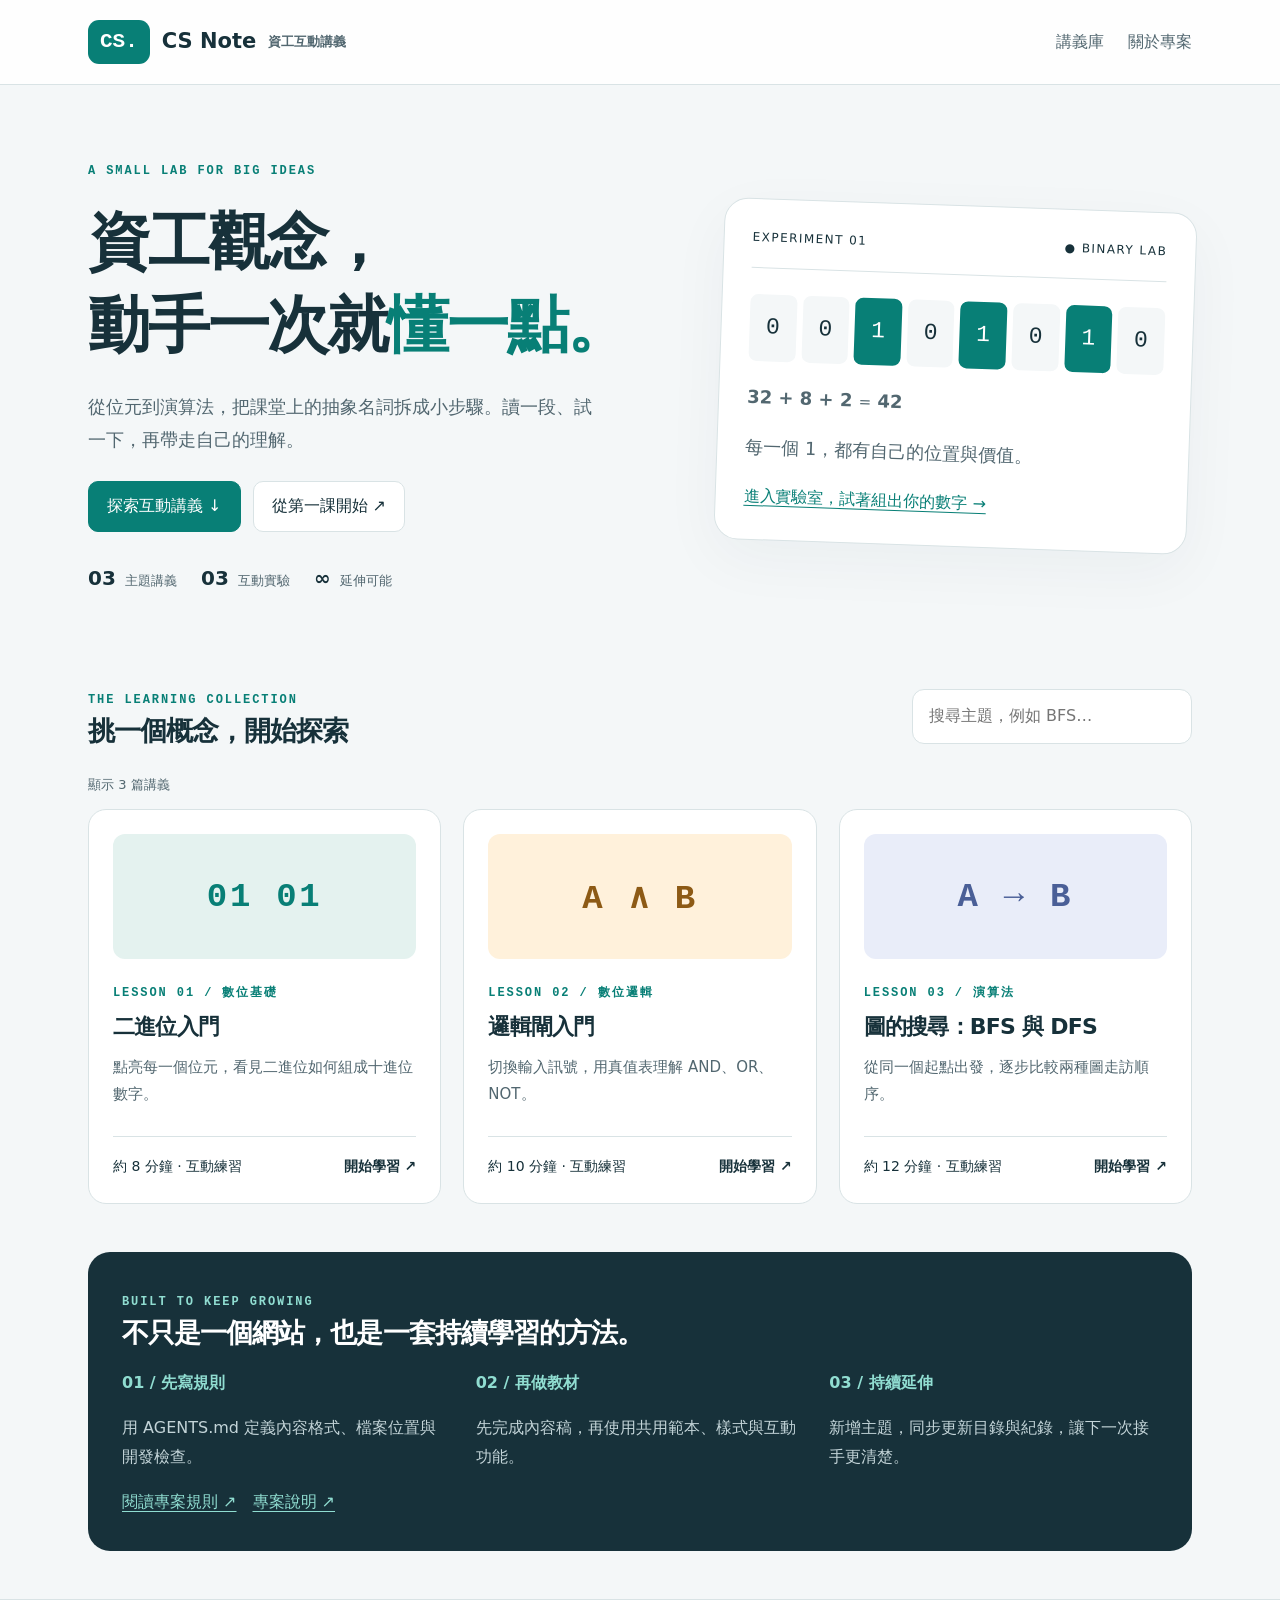
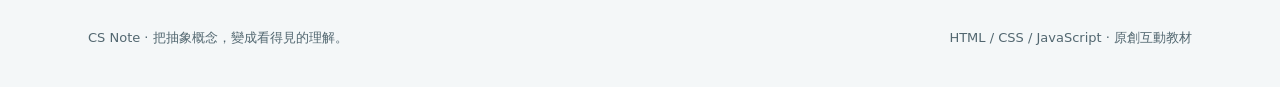
<file: index.html>
<!doctype html><html lang="zh-Hant"><head><meta charset="utf-8"><meta name="viewport" content="width=device-width, initial-scale=1"><meta name="description" content="CS Note 資工互動講義：二進位、邏輯閘、BFS 與 DFS。"><title>CS Note｜資工觀念互動講義庫</title><link rel="stylesheet" href="assets/css/style.css"><script src="assets/js/main.js" defer></script></head><body><a class="skip" href="#main">跳至主要內容</a><header><div class="wrap bar"><a class="brand" href="index.html"><span class="mark">CS.</span> CS Note <span class="small">資工互動講義</span></a><nav aria-label="主導覽"><a href="index.html#library">講義庫</a><a href="index.html#about">關於專案</a></nav></div></header><main id="main" class="wrap"><section class="hero"><div><span class="eyebrow">A SMALL LAB FOR BIG IDEAS</span><h1>資工觀念，<br>動手一次就<strong>懂一點。</strong></h1><p>從位元到演算法，把課堂上的抽象名詞拆成小步驟。讀一段、試一下，再帶走自己的理解。</p><div class="actions"><a class="button primary" href="#library">探索互動講義 ↓</a><a class="button" href="lessons/binary-basics/index.html">從第一課開始 ↗</a></div><div class="stats"><span><b>03</b> 主題講義</span><span><b>03</b> 互動實驗</span><span><b>∞</b> 延伸可能</span></div></div><div class="hero-demo"><div class="terminal-top"><span>EXPERIMENT 01</span><span>● BINARY LAB</span></div><div class="hero-bits" aria-label="二進位 00101010"><span>0</span><span>0</span><span class="one">1</span><span>0</span><span class="one">1</span><span>0</span><span class="one">1</span><span>0</span></div><p class="equation">32 + 8 + 2 <small>=</small> 42</p><p class="small">每一個 1，都有自己的位置與價值。</p><a href="lessons/binary-basics/index.html">進入實驗室，試著組出你的數字 →</a></div></section><section id="library"><div class="section-head"><div><span class="eyebrow">THE LEARNING COLLECTION</span><h2>挑一個概念，開始探索</h2></div><label><span class="sr-only">搜尋講義</span><input id="search" type="search" placeholder="搜尋主題，例如 BFS…"></label></div><p id="search-status" class="small" aria-live="polite">顯示 3 篇講義</p><div class="cards"><a class="card" href="lessons/binary-basics/index.html" data-search="binary bits 二進位 十進位 位元"><div class="card-art" aria-hidden="true">01 01</div><span class="eyebrow">LESSON 01 / 數位基礎</span><h3>二進位入門</h3><p>點亮每一個位元，看見二進位如何組成十進位數字。</p><div class="card-bottom"><span>約 8 分鐘 · 互動練習</span><b>開始學習 ↗</b></div></a><a class="card" href="lessons/logic-gates/index.html" data-search="logic gates 邏輯閘 AND OR NOT 真值表"><div class="card-art" aria-hidden="true">A ∧ B</div><span class="eyebrow">LESSON 02 / 數位邏輯</span><h3>邏輯閘入門</h3><p>切換輸入訊號，用真值表理解 AND、OR、NOT。</p><div class="card-bottom"><span>約 10 分鐘 · 互動練習</span><b>開始學習 ↗</b></div></a><a class="card" href="lessons/graph-search/index.html" data-search="graph search BFS DFS 圖 搜尋 演算法"><div class="card-art" aria-hidden="true">A → B</div><span class="eyebrow">LESSON 03 / 演算法</span><h3>圖的搜尋：BFS 與 DFS</h3><p>從同一個起點出發，逐步比較兩種圖走訪順序。</p><div class="card-bottom"><span>約 12 分鐘 · 互動練習</span><b>開始學習 ↗</b></div></a></div></section><section id="about" class="how"><span class="eyebrow" style="color:#90ddd1">BUILT TO KEEP GROWING</span><h2>不只是一個網站，也是一套持續學習的方法。</h2><div class="steps"><div><b>01 / 先寫規則</b><p>用 AGENTS.md 定義內容格式、檔案位置與開發檢查。</p></div><div><b>02 / 再做教材</b><p>先完成內容稿，再使用共用範本、樣式與互動功能。</p></div><div><b>03 / 持續延伸</b><p>新增主題，同步更新目錄與紀錄，讓下一次接手更清楚。</p></div></div><a href="AGENTS.md">閱讀專案規則 ↗</a>　<a href="README.md">專案說明 ↗</a></section></main><footer><div class="wrap footer-row"><span>CS Note · 把抽象概念，變成看得見的理解。</span><span>HTML / CSS / JavaScript · 原創互動教材</span></div></footer></body></html>
</file>
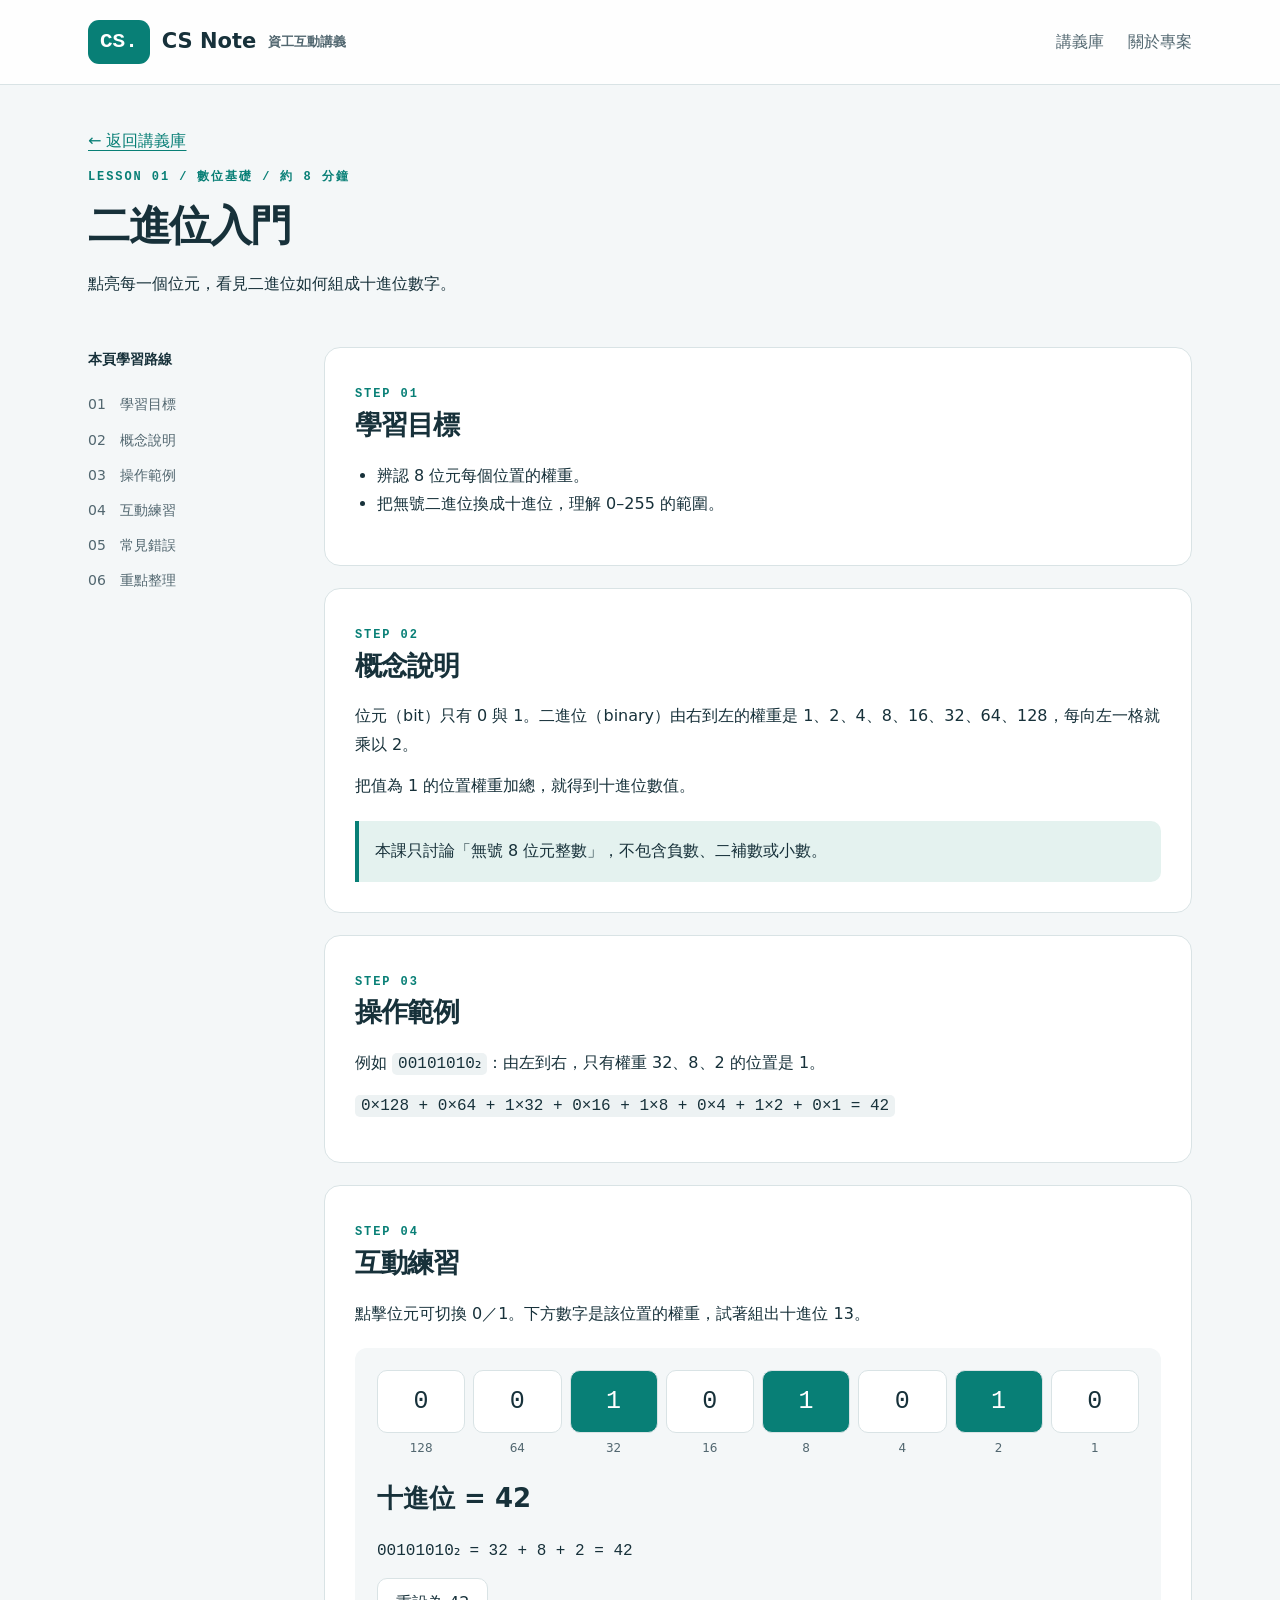
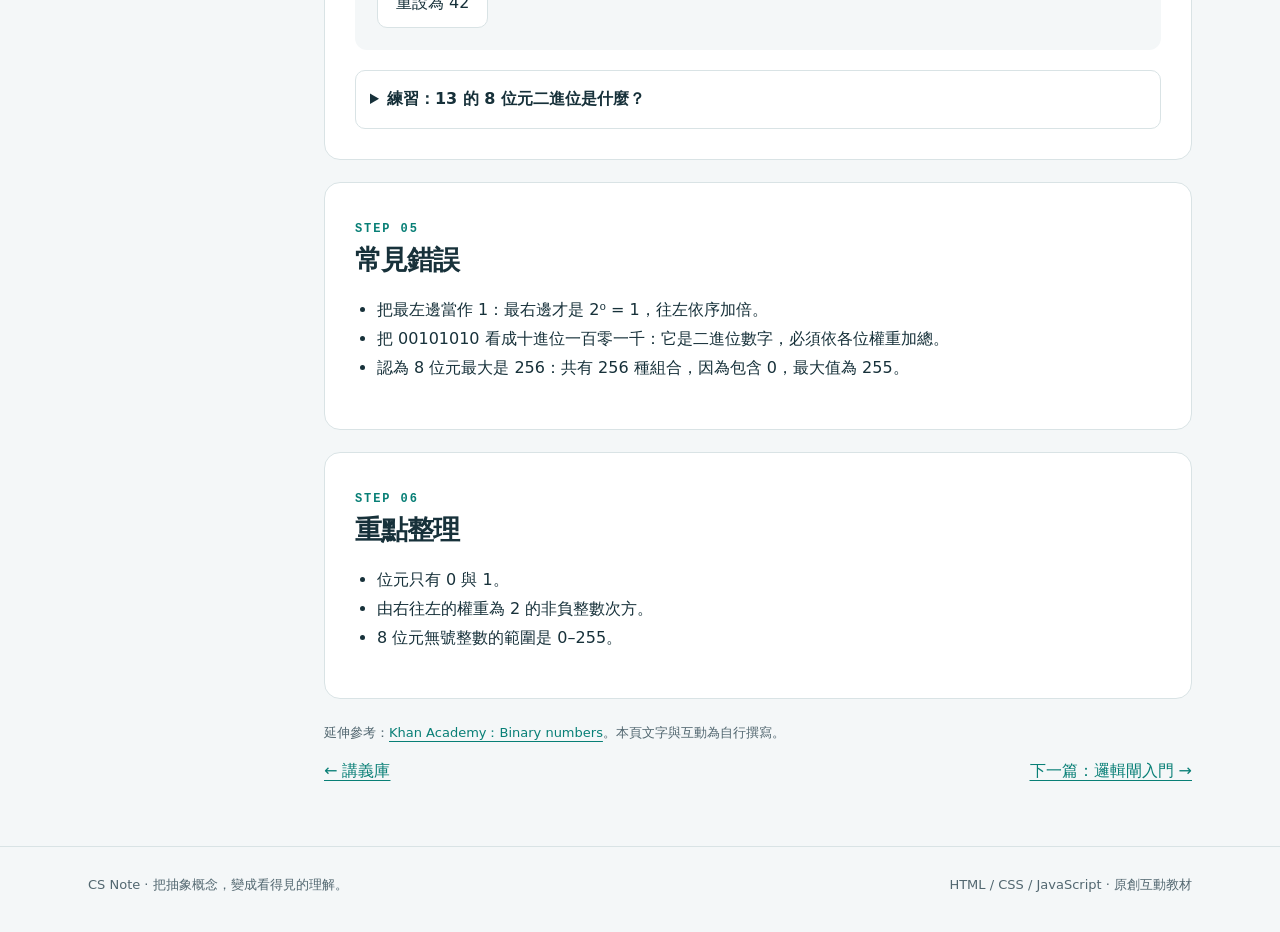
<file: lessons/binary-basics/index.html>
<!doctype html><html lang="zh-Hant"><head><meta charset="utf-8"><meta name="viewport" content="width=device-width, initial-scale=1"><meta name="description" content="點亮每一個位元，看見二進位如何組成十進位數字。"><title>二進位入門｜CS Note</title><link rel="stylesheet" href="../../assets/css/style.css"><script src="../../assets/js/core.js" defer></script><script src="demo.js" defer></script></head><body><a class="skip" href="#main">跳至主要內容</a><header><div class="wrap bar"><a class="brand" href="../../index.html"><span class="mark">CS.</span> CS Note <span class="small">資工互動講義</span></a><nav aria-label="主導覽"><a href="../../index.html#library">講義庫</a><a href="../../index.html#about">關於專案</a></nav></div></header><main id="main" class="wrap"><div class="lesson-head"><a href="../../index.html#library">← 返回講義庫</a><p class="eyebrow">LESSON 01 / 數位基礎 / 約 8 分鐘</p><h1>二進位入門</h1><p>點亮每一個位元，看見二進位如何組成十進位數字。</p></div><div class="lesson-layout"><aside class="toc" aria-label="本頁目錄"><b>本頁學習路線</b><a href="#goals">01　學習目標</a><a href="#concept">02　概念說明</a><a href="#example">03　操作範例</a><a href="#practice">04　互動練習</a><a href="#mistakes">05　常見錯誤</a><a href="#summary">06　重點整理</a></aside><article class="article"><section id="goals"><span class="eyebrow">STEP 01</span><h2>學習目標</h2><ul><li>辨認 8 位元每個位置的權重。</li><li>把無號二進位換成十進位，理解 0–255 的範圍。</li></ul></section><section id="concept"><span class="eyebrow">STEP 02</span><h2>概念說明</h2><p>位元（bit）只有 0 與 1。二進位（binary）由右到左的權重是 1、2、4、8、16、32、64、128，每向左一格就乘以 2。</p><p>把值為 1 的位置權重加總，就得到十進位數值。</p><div class="note">本課只討論「無號 8 位元整數」，不包含負數、二補數或小數。</div></section><section id="example"><span class="eyebrow">STEP 03</span><h2>操作範例</h2><p>例如 <code>00101010₂</code>：由左到右，只有權重 32、8、2 的位置是 1。</p><p><code>0×128 + 0×64 + 1×32 + 0×16 + 1×8 + 0×4 + 1×2 + 0×1 = 42</code></p></section><section id="practice"><span class="eyebrow">STEP 04</span><h2>互動練習</h2><p>點擊位元可切換 0／1。下方數字是該位置的權重，試著組出十進位 13。</p><div class="demo"><div id="bits" class="bits"></div><div class="result" id="value" aria-live="polite"></div><p id="formula" class="formula"></p><button id="reset" type="button">重設為 42</button></div><details><summary>練習：13 的 8 位元二進位是什麼？</summary><p>00001101。因為 13 = 8 + 4 + 1，所以將這三個位置設為 1，其餘設為 0。</p></details></section><section id="mistakes"><span class="eyebrow">STEP 05</span><h2>常見錯誤</h2><ul><li>把最左邊當作 1：最右邊才是 2⁰ = 1，往左依序加倍。</li><li>把 00101010 看成十進位一百零一千：它是二進位數字，必須依各位權重加總。</li><li>認為 8 位元最大是 256：共有 256 種組合，因為包含 0，最大值為 255。</li></ul></section><section id="summary"><span class="eyebrow">STEP 06</span><h2>重點整理</h2><ul><li>位元只有 0 與 1。</li><li>由右往左的權重為 2 的非負整數次方。</li><li>8 位元無號整數的範圍是 0–255。</li></ul></section><p class="small">延伸參考：<a href="https://www.khanacademy.org/computing/computer-science/cryptography/comp-number-theory/a/binary-numbers">Khan Academy：Binary numbers</a>。本頁文字與互動為自行撰寫。</p><div class="backnext"><a href="../../index.html">← 講義庫</a><a href="../logic-gates/index.html">下一篇：邏輯閘入門 →</a></div></article></div></main><footer><div class="wrap footer-row"><span>CS Note · 把抽象概念，變成看得見的理解。</span><span>HTML / CSS / JavaScript · 原創互動教材</span></div></footer></body></html>
</file>
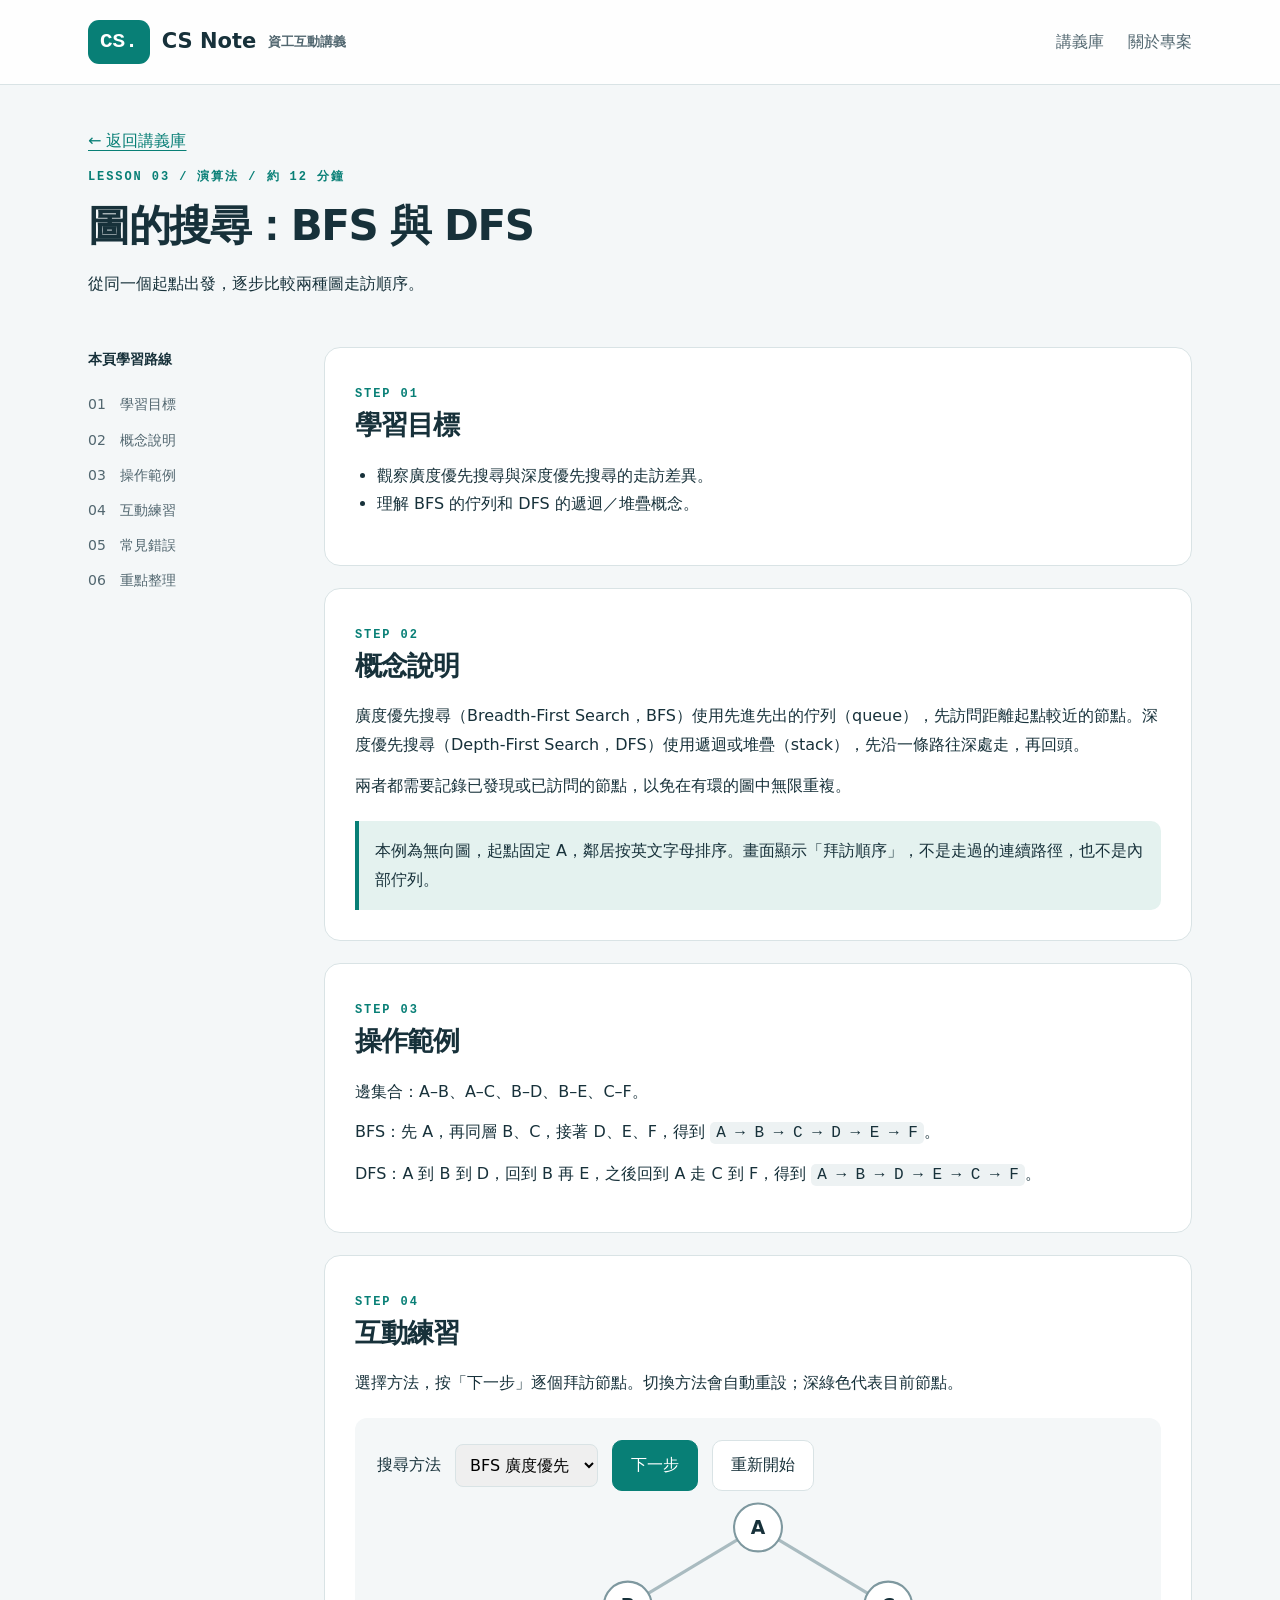
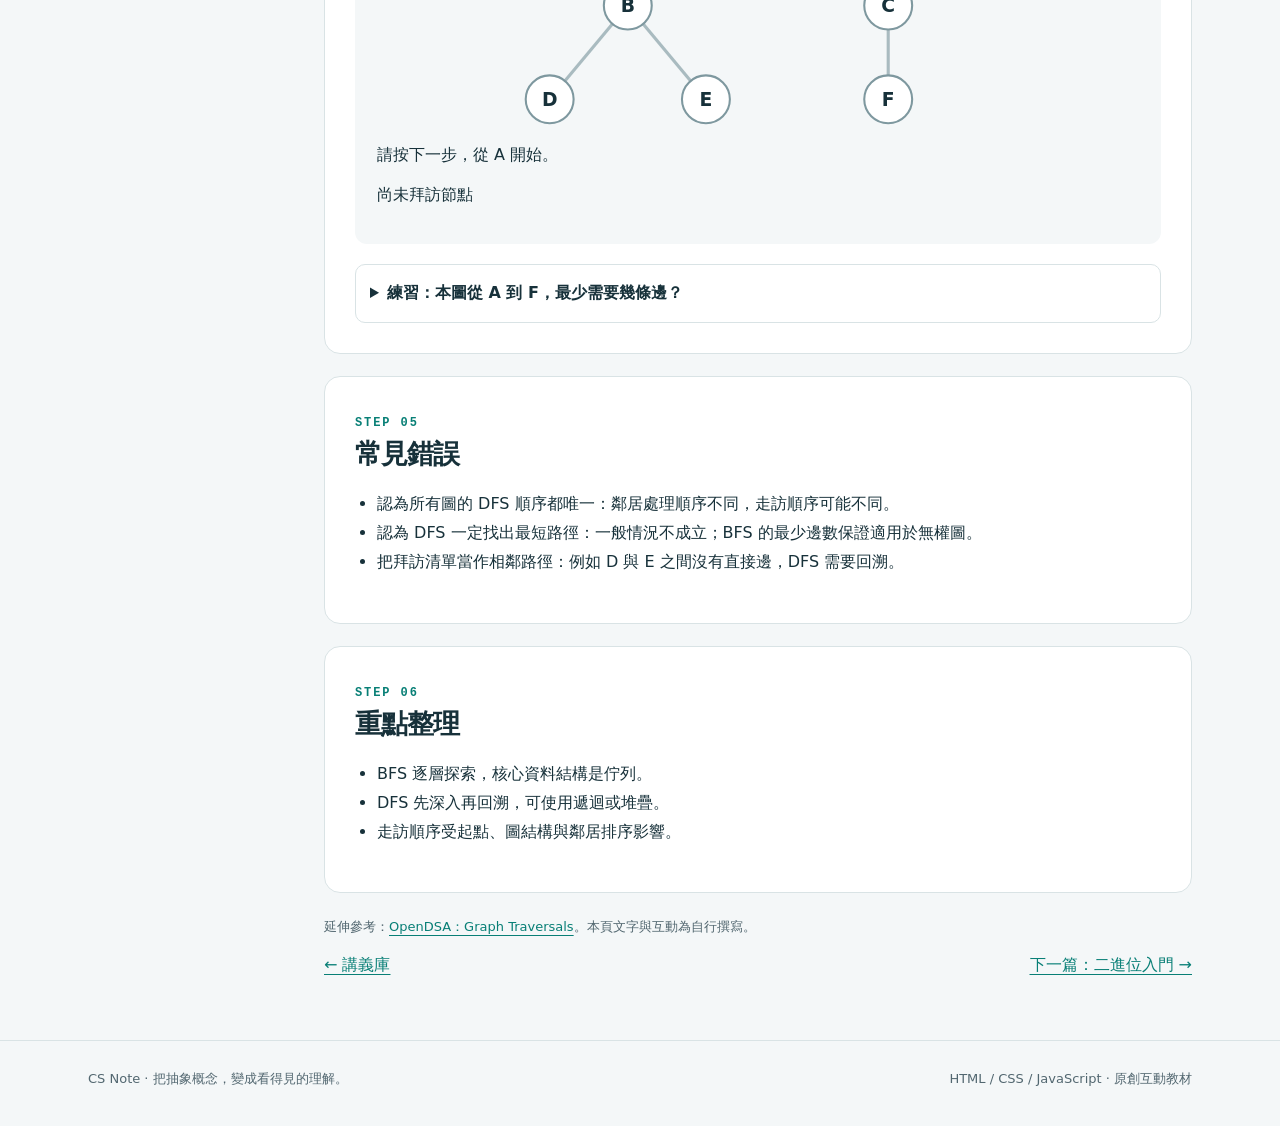
<file: lessons/graph-search/index.html>
<!doctype html><html lang="zh-Hant"><head><meta charset="utf-8"><meta name="viewport" content="width=device-width, initial-scale=1"><meta name="description" content="從同一個起點出發，逐步比較兩種圖走訪順序。"><title>圖的搜尋：BFS 與 DFS｜CS Note</title><link rel="stylesheet" href="../../assets/css/style.css"><script src="../../assets/js/core.js" defer></script><script src="demo.js" defer></script></head><body><a class="skip" href="#main">跳至主要內容</a><header><div class="wrap bar"><a class="brand" href="../../index.html"><span class="mark">CS.</span> CS Note <span class="small">資工互動講義</span></a><nav aria-label="主導覽"><a href="../../index.html#library">講義庫</a><a href="../../index.html#about">關於專案</a></nav></div></header><main id="main" class="wrap"><div class="lesson-head"><a href="../../index.html#library">← 返回講義庫</a><p class="eyebrow">LESSON 03 / 演算法 / 約 12 分鐘</p><h1>圖的搜尋：BFS 與 DFS</h1><p>從同一個起點出發，逐步比較兩種圖走訪順序。</p></div><div class="lesson-layout"><aside class="toc" aria-label="本頁目錄"><b>本頁學習路線</b><a href="#goals">01　學習目標</a><a href="#concept">02　概念說明</a><a href="#example">03　操作範例</a><a href="#practice">04　互動練習</a><a href="#mistakes">05　常見錯誤</a><a href="#summary">06　重點整理</a></aside><article class="article"><section id="goals"><span class="eyebrow">STEP 01</span><h2>學習目標</h2><ul><li>觀察廣度優先搜尋與深度優先搜尋的走訪差異。</li><li>理解 BFS 的佇列和 DFS 的遞迴／堆疊概念。</li></ul></section><section id="concept"><span class="eyebrow">STEP 02</span><h2>概念說明</h2><p>廣度優先搜尋（Breadth-First Search，BFS）使用先進先出的佇列（queue），先訪問距離起點較近的節點。深度優先搜尋（Depth-First Search，DFS）使用遞迴或堆疊（stack），先沿一條路往深處走，再回頭。</p><p>兩者都需要記錄已發現或已訪問的節點，以免在有環的圖中無限重複。</p><div class="note">本例為無向圖，起點固定 A，鄰居按英文字母排序。畫面顯示「拜訪順序」，不是走過的連續路徑，也不是內部佇列。</div></section><section id="example"><span class="eyebrow">STEP 03</span><h2>操作範例</h2><p>邊集合：A–B、A–C、B–D、B–E、C–F。</p><p>BFS：先 A，再同層 B、C，接著 D、E、F，得到 <code>A → B → C → D → E → F</code>。</p><p>DFS：A 到 B 到 D，回到 B 再 E，之後回到 A 走 C 到 F，得到 <code>A → B → D → E → C → F</code>。</p></section><section id="practice"><span class="eyebrow">STEP 04</span><h2>互動練習</h2><p>選擇方法，按「下一步」逐個拜訪節點。切換方法會自動重設；深綠色代表目前節點。</p><div class="demo"><div class="controls"><label for="method">搜尋方法</label><select id="method"><option value="BFS">BFS 廣度優先</option><option value="DFS">DFS 深度優先</option></select><button id="next" class="primary">下一步</button><button id="reset">重新開始</button></div><svg class="graph" viewBox="0 0 540 240" role="img" aria-label="無向圖：A 連 B 和 C；B 連 D 和 E；C 連 F。"></svg><div id="progress" aria-live="polite"></div><p id="order" class="formula">尚未拜訪節點</p></div><details><summary>練習：本圖從 A 到 F，最少需要幾條邊？</summary><p>2 條：A–C、C–F。BFS 可求無權圖最少邊數的路徑；本示範只顯示走訪順序，沒有實作路徑重建。</p></details></section><section id="mistakes"><span class="eyebrow">STEP 05</span><h2>常見錯誤</h2><ul><li>認為所有圖的 DFS 順序都唯一：鄰居處理順序不同，走訪順序可能不同。</li><li>認為 DFS 一定找出最短路徑：一般情況不成立；BFS 的最少邊數保證適用於無權圖。</li><li>把拜訪清單當作相鄰路徑：例如 D 與 E 之間沒有直接邊，DFS 需要回溯。</li></ul></section><section id="summary"><span class="eyebrow">STEP 06</span><h2>重點整理</h2><ul><li>BFS 逐層探索，核心資料結構是佇列。</li><li>DFS 先深入再回溯，可使用遞迴或堆疊。</li><li>走訪順序受起點、圖結構與鄰居排序影響。</li></ul></section><p class="small">延伸參考：<a href="https://opendsa-server.cs.vt.edu/ODSA/Books/Everything/html/GraphTraversal.html">OpenDSA：Graph Traversals</a>。本頁文字與互動為自行撰寫。</p><div class="backnext"><a href="../../index.html">← 講義庫</a><a href="../binary-basics/index.html">下一篇：二進位入門 →</a></div></article></div></main><footer><div class="wrap footer-row"><span>CS Note · 把抽象概念，變成看得見的理解。</span><span>HTML / CSS / JavaScript · 原創互動教材</span></div></footer></body></html>
</file>
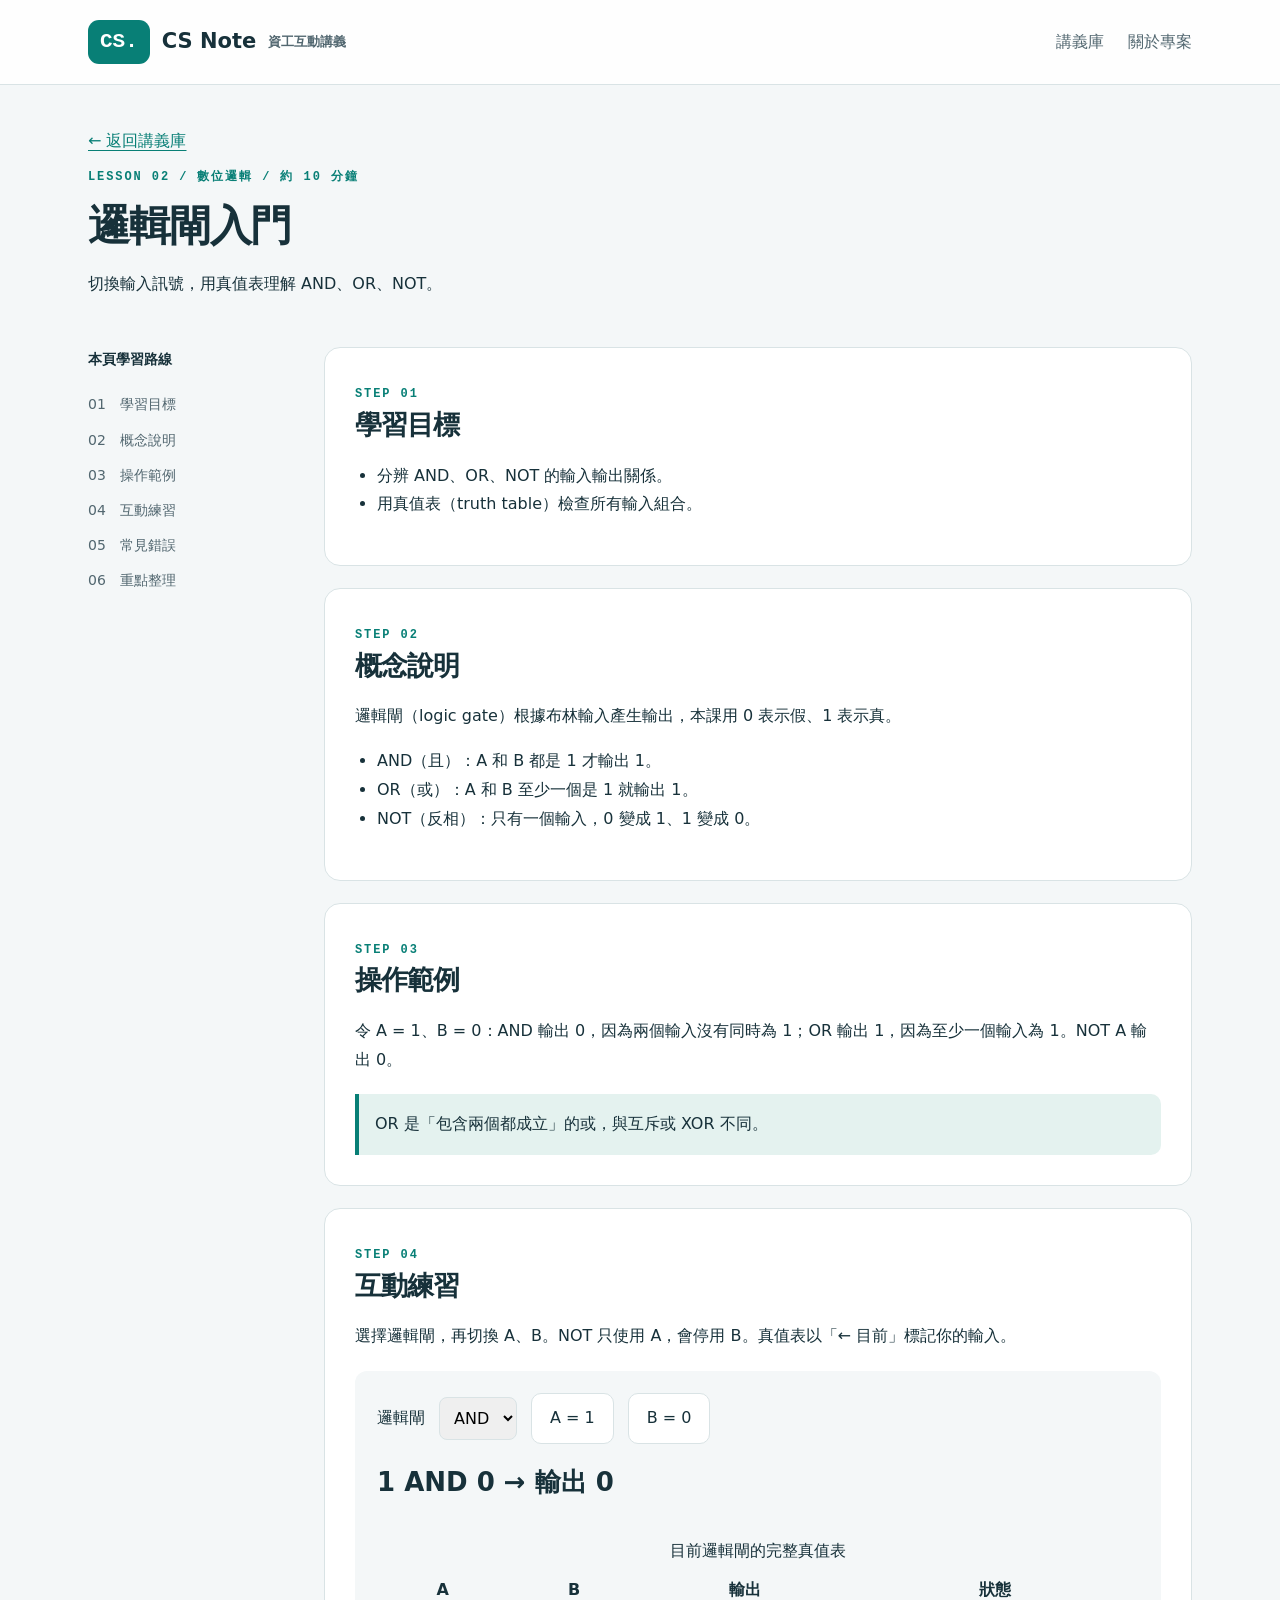
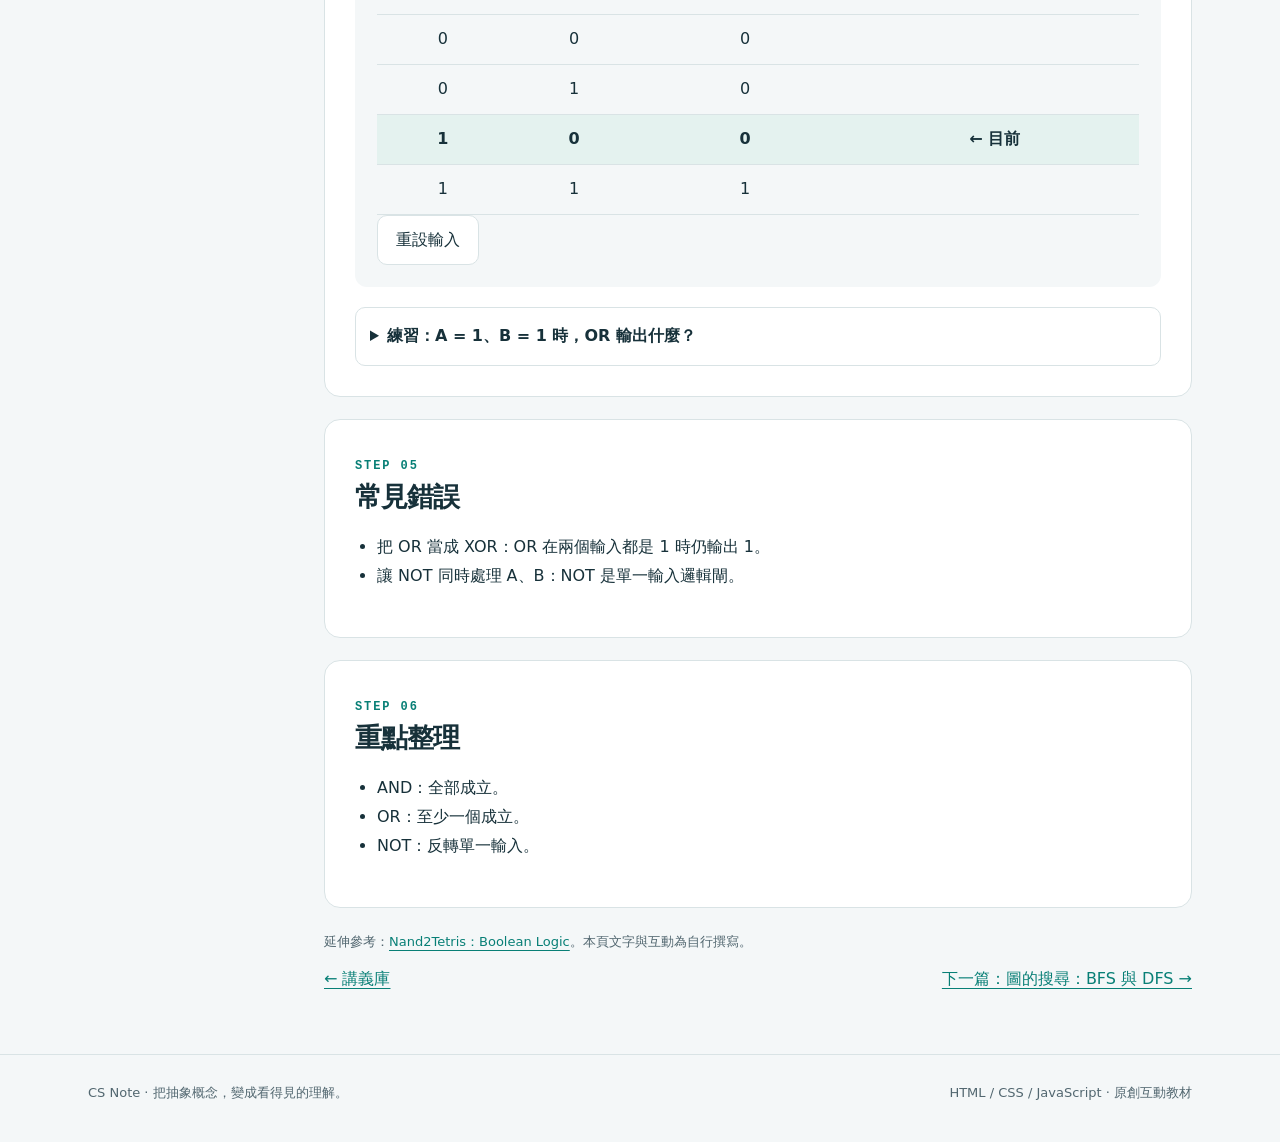
<file: lessons/logic-gates/index.html>
<!doctype html><html lang="zh-Hant"><head><meta charset="utf-8"><meta name="viewport" content="width=device-width, initial-scale=1"><meta name="description" content="切換輸入訊號，用真值表理解 AND、OR、NOT。"><title>邏輯閘入門｜CS Note</title><link rel="stylesheet" href="../../assets/css/style.css"><script src="../../assets/js/core.js" defer></script><script src="demo.js" defer></script></head><body><a class="skip" href="#main">跳至主要內容</a><header><div class="wrap bar"><a class="brand" href="../../index.html"><span class="mark">CS.</span> CS Note <span class="small">資工互動講義</span></a><nav aria-label="主導覽"><a href="../../index.html#library">講義庫</a><a href="../../index.html#about">關於專案</a></nav></div></header><main id="main" class="wrap"><div class="lesson-head"><a href="../../index.html#library">← 返回講義庫</a><p class="eyebrow">LESSON 02 / 數位邏輯 / 約 10 分鐘</p><h1>邏輯閘入門</h1><p>切換輸入訊號，用真值表理解 AND、OR、NOT。</p></div><div class="lesson-layout"><aside class="toc" aria-label="本頁目錄"><b>本頁學習路線</b><a href="#goals">01　學習目標</a><a href="#concept">02　概念說明</a><a href="#example">03　操作範例</a><a href="#practice">04　互動練習</a><a href="#mistakes">05　常見錯誤</a><a href="#summary">06　重點整理</a></aside><article class="article"><section id="goals"><span class="eyebrow">STEP 01</span><h2>學習目標</h2><ul><li>分辨 AND、OR、NOT 的輸入輸出關係。</li><li>用真值表（truth table）檢查所有輸入組合。</li></ul></section><section id="concept"><span class="eyebrow">STEP 02</span><h2>概念說明</h2><p>邏輯閘（logic gate）根據布林輸入產生輸出，本課用 0 表示假、1 表示真。</p><ul><li>AND（且）：A 和 B 都是 1 才輸出 1。</li><li>OR（或）：A 和 B 至少一個是 1 就輸出 1。</li><li>NOT（反相）：只有一個輸入，0 變成 1、1 變成 0。</li></ul></section><section id="example"><span class="eyebrow">STEP 03</span><h2>操作範例</h2><p>令 A = 1、B = 0：AND 輸出 0，因為兩個輸入沒有同時為 1；OR 輸出 1，因為至少一個輸入為 1。NOT A 輸出 0。</p><div class="note">OR 是「包含兩個都成立」的或，與互斥或 XOR 不同。</div></section><section id="practice"><span class="eyebrow">STEP 04</span><h2>互動練習</h2><p>選擇邏輯閘，再切換 A、B。NOT 只使用 A，會停用 B。真值表以「← 目前」標記你的輸入。</p><div class="demo"><div class="controls"><label for="gate">邏輯閘</label><select id="gate"><option>AND</option><option>OR</option><option>NOT</option></select><button id="a" aria-pressed="true">A = 1</button><button id="b" aria-pressed="false">B = 0</button></div><div id="output" class="result" aria-live="polite"></div><div class="table-wrap"><table><caption>目前邏輯閘的完整真值表</caption><thead id="thead"></thead><tbody id="truth"></tbody></table></div><button id="reset">重設輸入</button></div><details><summary>練習：A = 1、B = 1 時，OR 輸出什麼？</summary><p>輸出 1。OR 只要求至少一個輸入為 1，兩個都為 1 也符合。</p></details></section><section id="mistakes"><span class="eyebrow">STEP 05</span><h2>常見錯誤</h2><ul><li>把 OR 當成 XOR：OR 在兩個輸入都是 1 時仍輸出 1。</li><li>讓 NOT 同時處理 A、B：NOT 是單一輸入邏輯閘。</li></ul></section><section id="summary"><span class="eyebrow">STEP 06</span><h2>重點整理</h2><ul><li>AND：全部成立。</li><li>OR：至少一個成立。</li><li>NOT：反轉單一輸入。</li></ul></section><p class="small">延伸參考：<a href="https://www.nand2tetris.org/project01">Nand2Tetris：Boolean Logic</a>。本頁文字與互動為自行撰寫。</p><div class="backnext"><a href="../../index.html">← 講義庫</a><a href="../graph-search/index.html">下一篇：圖的搜尋：BFS 與 DFS →</a></div></article></div></main><footer><div class="wrap footer-row"><span>CS Note · 把抽象概念，變成看得見的理解。</span><span>HTML / CSS / JavaScript · 原創互動教材</span></div></footer></body></html>
</file>
<file: assets/css/style.css>
:root{--bg:#f4f7f8;--ink:#17313a;--accent:#087f76;--muted:#526770;--line:#d9e3e5;--white:#fff;--soft:#e4f2ef;--orange:#f3be6b}*{box-sizing:border-box}html{scroll-behavior:smooth}body{margin:0;background:var(--bg);color:var(--ink);font:16px/1.8 system-ui,-apple-system,"Segoe UI","Microsoft JhengHei",sans-serif}a{color:var(--accent);text-underline-offset:4px}button,input,select{font:inherit}button,.button{min-height:44px;padding:10px 18px;border:1px solid var(--line);border-radius:10px;background:white;color:var(--ink);cursor:pointer;text-decoration:none;display:inline-flex;align-items:center;justify-content:center;gap:8px}button:hover,.button:hover{border-color:var(--accent);background:var(--soft)}:focus-visible{outline:3px solid #df8b24;outline-offset:4px}.primary{background:var(--accent);color:white;border-color:var(--accent)}.primary:hover{background:#06655e;color:white}.wrap{max-width:1160px;margin:auto;padding:0 28px}header{border-bottom:1px solid var(--line);background:#ffffffdf}.bar{height:84px;display:flex;align-items:center;justify-content:space-between;gap:18px}.brand{display:flex;align-items:center;gap:12px;color:var(--ink);font-size:21px;font-weight:800;text-decoration:none}.mark{background:var(--accent);color:white;border-radius:11px;padding:3px 12px;font-family:monospace}.small{font-size:13px;color:var(--muted)}nav{display:flex;gap:24px}nav a{text-decoration:none;color:var(--muted)}h1,h2,h3{line-height:1.35;letter-spacing:-.035em}h1{font-size:clamp(35px,5vw,62px);margin:16px 0 24px}h2{font-size:27px;margin:0 0 18px}h3{font-size:22px}.eyebrow{font:700 12px/1.5 monospace;letter-spacing:.16em;text-transform:uppercase;color:var(--accent)}.hero{display:grid;grid-template-columns:1.2fr 1fr;gap:64px;align-items:center;padding:70px 0 58px}.hero p{color:var(--muted);max-width:510px;font-size:18px}.hero strong{color:var(--accent)}.actions{display:flex;gap:12px;flex-wrap:wrap;margin-top:25px}.hero-demo{border:1px solid var(--line);border-radius:24px;background:white;box-shadow:0 18px 60px #17313a0b;padding:28px;transform:rotate(2deg)}.terminal-top{display:flex;justify-content:space-between;border-bottom:1px solid var(--line);padding-bottom:18px;font-size:12px;letter-spacing:.12em}.hero-bits{display:flex;gap:6px;margin-top:26px}.hero-bits span{flex:1;text-align:center;border-radius:8px;background:var(--bg);padding:13px 0;font-size:23px;font-family:monospace}.hero-bits .one{background:var(--accent);color:white}.equation{font-size:42px;font-weight:750;margin:20px 0 0}.equation small{font-size:15px;color:var(--muted);font-weight:400}.stats{display:flex;gap:24px;margin-top:28px;color:var(--muted);font-size:13px}.stats b{color:var(--ink);font-size:20px;margin-right:5px}.section-head{display:flex;justify-content:space-between;gap:24px;align-items:center;margin:30px 0 24px}.section-head h2{margin:0}input[type=search]{width:280px;max-width:100%;padding:12px 16px;border:1px solid var(--line);border-radius:12px;background:white}.cards{display:grid;grid-template-columns:repeat(3,1fr);gap:22px}.card{display:flex;flex-direction:column;border:1px solid var(--line);border-radius:18px;background:white;padding:24px;text-decoration:none;color:var(--ink);transition:transform .15s}.card:hover{transform:translateY(-4px);border-color:var(--accent)}.card[hidden]{display:none}.card-art{height:125px;background:var(--soft);border-radius:12px;display:flex;align-items:center;justify-content:center;font:700 34px monospace;letter-spacing:.08em;color:var(--accent);margin-bottom:25px}.card:nth-child(2) .card-art{background:#fff1db;color:#8d5a15}.card:nth-child(3) .card-art{background:#e9edf9;color:#4a5f97}.card p{color:var(--muted);font-size:15px;margin:0 0 28px;flex:1}.card h3{margin:10px 0 12px}.card-bottom{display:flex;justify-content:space-between;border-top:1px solid var(--line);padding-top:17px;font-size:14px}.how{background:var(--ink);color:white;border-radius:22px;padding:34px;margin:48px 0}.how p{color:#c3d4d8}.how a{color:#90ddd1}.steps{display:grid;grid-template-columns:repeat(3,1fr);gap:25px}.steps b{color:#90ddd1}footer{border-top:1px solid var(--line);padding:26px 0 38px;color:var(--muted);font-size:13px}.footer-row{display:flex;justify-content:space-between;gap:20px}.skip{position:absolute;left:-9999px}.skip:focus{left:20px;top:10px;background:white;padding:10px;z-index:10}.lesson-head{padding:42px 0 32px}.lesson-head h1{font-size:42px;margin:12px 0}.lesson-layout{display:grid;grid-template-columns:190px minmax(0,1fr);gap:46px;margin-bottom:60px}.toc{align-self:start;position:sticky;top:24px;display:flex;flex-direction:column;gap:10px;font-size:14px}.toc a{color:var(--muted);text-decoration:none}.toc b{margin-bottom:10px}.article section{background:white;border:1px solid var(--line);border-radius:16px;padding:30px;margin-bottom:22px;scroll-margin-top:20px}.article p{margin:12px 0}.article ul{padding-left:22px}code{background:#edf2f3;padding:2px 6px;border-radius:5px;font-family:monospace;overflow-wrap:anywhere}.note{background:var(--soft);border-left:4px solid var(--accent);padding:16px;margin-top:20px;border-radius:0 10px 10px 0}.demo{background:var(--bg);border-radius:12px;padding:22px;margin:20px 0}.bits{display:grid;grid-template-columns:repeat(8,minmax(0,1fr));gap:8px}.bit{text-align:center}.bit button{width:100%;font-size:25px;padding:8px 0;font-family:monospace}.bit button[aria-pressed=true]{background:var(--accent);color:white}.bit small{display:block;color:var(--muted);margin-top:5px;font-size:12px}.result{font-size:26px;font-weight:700;margin:15px 0}.formula{font-family:monospace;overflow-wrap:anywhere}.controls{display:flex;align-items:center;gap:14px;flex-wrap:wrap}select{padding:10px;border:1px solid var(--line);border-radius:8px}.table-wrap{overflow-x:auto}table{width:100%;border-collapse:collapse;margin-top:16px;text-align:center}td,th{padding:10px;border-bottom:1px solid var(--line)}tr.active{background:var(--soft);font-weight:bold}details{border:1px solid var(--line);border-radius:10px;margin-top:20px;padding:14px}summary{cursor:pointer;font-weight:600}button:disabled{opacity:.45;cursor:not-allowed}.graph{width:100%;max-height:250px;display:block}.graph line{stroke:#a9bbc0;stroke-width:3}.graph circle{fill:white;stroke:#7e989f;stroke-width:2}.graph text{font:700 18px system-ui;fill:var(--ink);text-anchor:middle;dominant-baseline:central}.graph .visited circle{fill:var(--soft);stroke:var(--accent)}.graph .current circle{fill:var(--accent)}.graph .current text{fill:white}.backnext{display:flex;justify-content:space-between;gap:20px}.sr-only{position:absolute;width:1px;height:1px;padding:0;margin:-1px;overflow:hidden;clip:rect(0,0,0,0);white-space:nowrap;border:0}@media(max-width:760px){.wrap{padding:0 18px}.bar{height:72px}.bar nav{gap:12px;font-size:13px}.brand{font-size:18px}.brand .small{display:none}.hero{grid-template-columns:1fr;gap:26px;padding:40px 0}.hero-demo{transform:none}.cards,.steps{grid-template-columns:1fr}.section-head{align-items:start;flex-direction:column}.section-head input{width:100%}.lesson-layout{grid-template-columns:1fr;gap:20px}.toc{position:static;flex-direction:row;flex-wrap:wrap;gap:12px}.toc b{width:100%;margin:0}.article section{padding:22px}.lesson-head h1{font-size:34px}.bits{gap:4px}.bit button{font-size:20px}.demo{padding:14px}.how{padding:24px}.footer-row{flex-direction:column;gap:8px}}
@media(prefers-reduced-motion:reduce){html{scroll-behavior:auto}.card{transition:none}}
</file>
